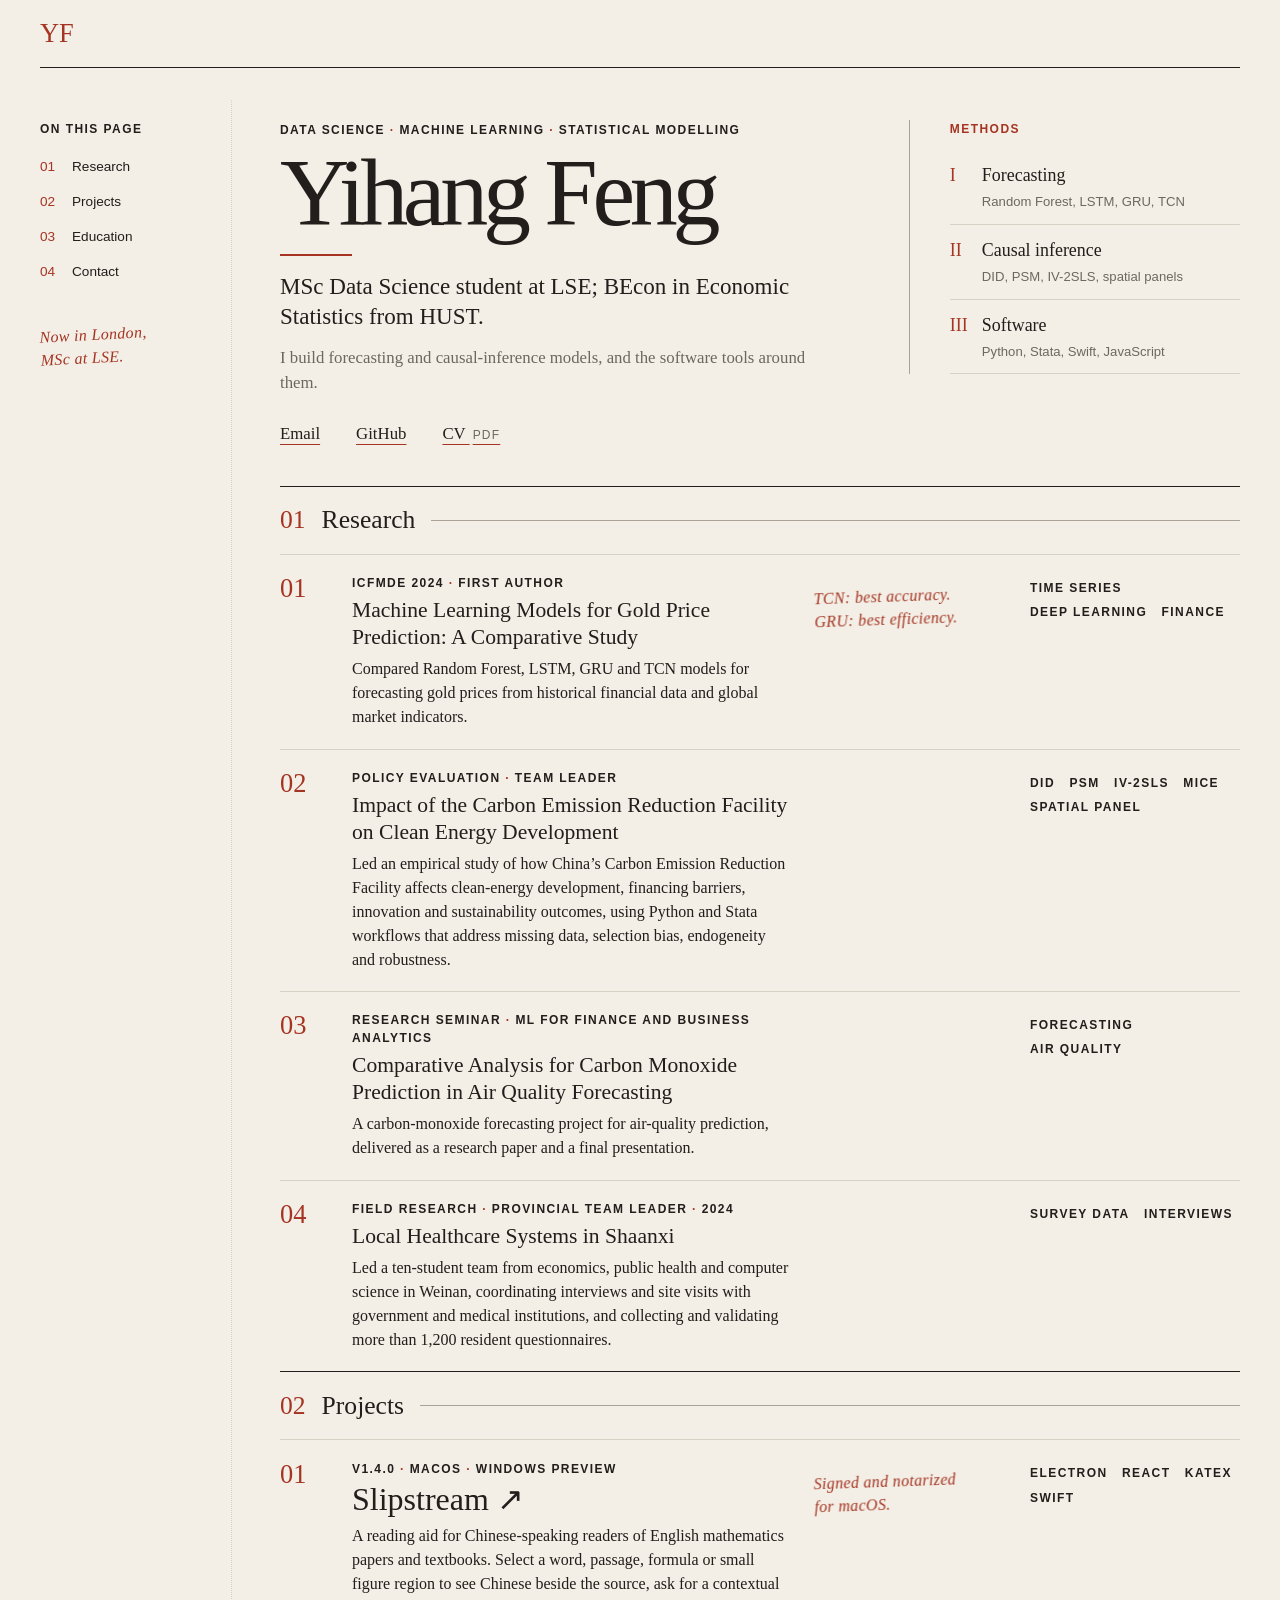
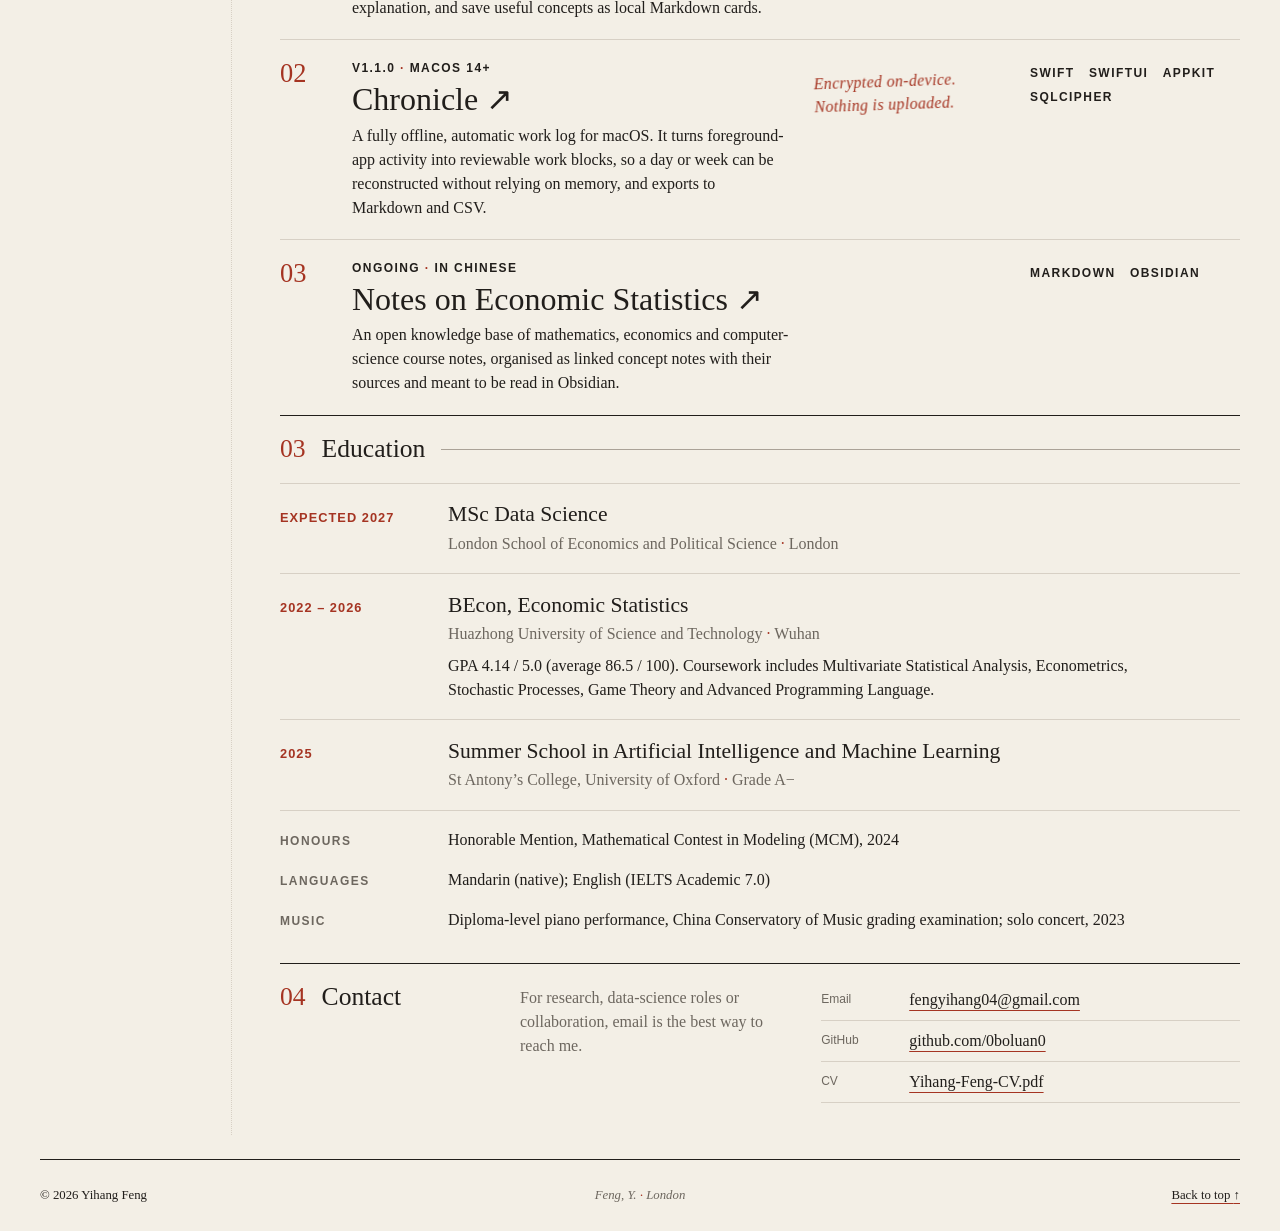
<file: index.html>
<!doctype html>
<html lang="en">
<head>
  <meta charset="utf-8">
  <meta name="viewport" content="width=device-width, initial-scale=1">
  <title>Yihang Feng — Data Science, Machine Learning and Statistical Modelling</title>
  <meta name="description" content="Yihang Feng is an MSc Data Science student at LSE with a background in economic statistics, working on forecasting, causal inference, and the software tools around them.">
  <meta name="author" content="Yihang Feng">
  <meta name="theme-color" content="#f3efe6" media="(prefers-color-scheme: light)">
  <meta name="theme-color" content="#181512" media="(prefers-color-scheme: dark)">
  <link rel="canonical" href="https://yihangfeng.com/">
  <link rel="icon" href="/favicon.svg?v=20261013" type="image/svg+xml">
  <link rel="stylesheet" href="/styles.css?v=20261013">

  <meta property="og:type" content="profile">
  <meta property="profile:first_name" content="Yihang">
  <meta property="profile:last_name" content="Feng">
  <meta property="og:site_name" content="Yihang Feng">
  <meta property="og:title" content="Yihang Feng — Data Science, Machine Learning and Statistical Modelling">
  <meta property="og:description" content="MSc Data Science student at LSE. Forecasting, causal inference, and the software tools around them.">
  <meta property="og:url" content="https://yihangfeng.com/">
  <meta property="og:image" content="https://yihangfeng.com/assets/images/og.png">
  <meta property="og:image:width" content="1200">
  <meta property="og:image:height" content="630">
  <meta property="og:image:alt" content="Yihang Feng — Data Science, Machine Learning, Statistical Modelling">
  <meta name="twitter:card" content="summary_large_image">
  <meta name="twitter:title" content="Yihang Feng — Data Science, Machine Learning and Statistical Modelling">
  <meta name="twitter:description" content="MSc Data Science student at LSE. Forecasting, causal inference, and the software tools around them.">
  <meta name="twitter:image" content="https://yihangfeng.com/assets/images/og.png">

  <script type="application/ld+json">
  {
    "@context": "https://schema.org",
    "@type": "Person",
    "name": "Yihang Feng",
    "url": "https://yihangfeng.com/",
    "sameAs": ["https://github.com/0boluan0"],
    "affiliation": { "@type": "CollegeOrUniversity", "name": "London School of Economics and Political Science" },
    "alumniOf": { "@type": "CollegeOrUniversity", "name": "Huazhong University of Science and Technology" },
    "knowsAbout": ["Data science", "Machine learning", "Statistical modelling", "Time-series forecasting", "Causal inference"]
  }
  </script>
</head>
<body>
  <a class="skip-link" href="#main">Skip to content</a>

  <header class="site-header">
    <a class="monogram" href="/" aria-label="Yihang Feng, home">YF</a>
    <nav class="site-nav" aria-label="Primary">
      <ul class="nav-list">
        <li><a href="#research">Research</a></li>
        <li><a href="#projects">Projects</a></li>
        <li><a href="#education">Education</a></li>
        <li><a href="#contact">Contact</a></li>
      </ul>
    </nav>
  </header>

  <main id="main">
    <div class="page-grid">
      <aside class="contents">
        <div class="contents-inner">
          <nav aria-label="On this page">
            <p class="label">On this page</p>
            <ol>
              <li><a href="#research"><span>01</span>Research</a></li>
              <li><a href="#projects"><span>02</span>Projects</a></li>
              <li><a href="#education"><span>03</span>Education</a></li>
              <li><a href="#contact"><span>04</span>Contact</a></li>
            </ol>
          </nav>
          <p class="margin-note">Now in London,<br>MSc at LSE.</p>
        </div>
      </aside>

      <div class="publication">
        <section class="intro" aria-labelledby="hero-title">
          <div class="intro-main">
            <p class="kicker">Data Science <span class="sep" aria-hidden="true">·</span> Machine Learning <span class="sep" aria-hidden="true">·</span> Statistical Modelling</p>
            <h1 id="hero-title">Yihang Feng</h1>
            <div class="accent-rule" aria-hidden="true"></div>
            <p class="lead">MSc Data Science student at <abbr title="London School of Economics and Political Science">LSE</abbr>; BEcon in Economic Statistics from <abbr title="Huazhong University of Science and Technology">HUST</abbr>.</p>
            <p class="summary">I build forecasting and causal-inference models, and the software tools around them.</p>
            <ul class="profile-links">
              <li><a href="mailto:fengyihang04@gmail.com">Email</a></li>
              <li><a href="https://github.com/0boluan0" rel="me">GitHub</a></li>
              <li><a href="/assets/files/cv.pdf?v=20261013" download="Yihang-Feng-CV.pdf">CV <span class="file-hint">PDF</span></a></li>
            </ul>
          </div>

          <section class="methods" aria-labelledby="methods-title">
            <h2 class="label accent" id="methods-title">Methods</h2>
            <dl>
              <div><dt><span aria-hidden="true">I</span>Forecasting</dt><dd>Random Forest, LSTM, GRU, TCN</dd></div>
              <div><dt><span aria-hidden="true">II</span>Causal inference</dt><dd>DID, PSM, IV-2SLS, spatial panels</dd></div>
              <div><dt><span aria-hidden="true">III</span>Software</dt><dd>Python, Stata, Swift, JavaScript</dd></div>
            </dl>
          </section>
        </section>

        <section class="research section" id="research" aria-labelledby="research-title">
          <header class="section-title">
            <span aria-hidden="true">01</span>
            <h2 id="research-title">Research</h2>
          </header>

          <article class="entry">
            <p class="entry-number" aria-hidden="true">01</p>
            <div class="entry-copy">
              <p class="entry-meta">ICFMDE 2024 <span class="sep" aria-hidden="true">·</span> First author</p>
              <h3>Machine Learning Models for Gold Price Prediction: A Comparative Study</h3>
              <p>Compared Random Forest, LSTM, GRU and TCN models for forecasting gold prices from historical financial data and global market indicators.</p>
            </div>
            <p class="entry-note">TCN: best accuracy.<br>GRU: best efficiency.</p>
            <ul class="tech-list" aria-label="Topics">
              <li>Time series</li><li>Deep learning</li><li>Finance</li>
            </ul>
          </article>

          <article class="entry">
            <p class="entry-number" aria-hidden="true">02</p>
            <div class="entry-copy">
              <p class="entry-meta">Policy evaluation <span class="sep" aria-hidden="true">·</span> Team leader</p>
              <h3>Impact of the Carbon Emission Reduction Facility on Clean Energy Development</h3>
              <p>Led an empirical study of how China’s Carbon Emission Reduction Facility affects clean-energy development, financing barriers, innovation and sustainability outcomes, using Python and Stata workflows that address missing data, selection bias, endogeneity and robustness.</p>
            </div>
            <ul class="tech-list" aria-label="Methods">
              <li>DID</li><li>PSM</li><li>IV-2SLS</li><li>MICE</li><li>Spatial panel</li>
            </ul>
          </article>

          <article class="entry">
            <p class="entry-number" aria-hidden="true">03</p>
            <div class="entry-copy">
              <p class="entry-meta">Research seminar <span class="sep" aria-hidden="true">·</span> ML for Finance and Business Analytics</p>
              <h3>Comparative Analysis for Carbon Monoxide Prediction in Air Quality Forecasting</h3>
              <p>A carbon-monoxide forecasting project for air-quality prediction, delivered as a research paper and a final presentation.</p>
            </div>
            <ul class="tech-list" aria-label="Topics">
              <li>Forecasting</li><li>Air quality</li>
            </ul>
          </article>

          <article class="entry">
            <p class="entry-number" aria-hidden="true">04</p>
            <div class="entry-copy">
              <p class="entry-meta">Field research <span class="sep" aria-hidden="true">·</span> Provincial team leader <span class="sep" aria-hidden="true">·</span> 2024</p>
              <h3>Local Healthcare Systems in Shaanxi</h3>
              <p>Led a ten-student team from economics, public health and computer science in Weinan, coordinating interviews and site visits with government and medical institutions, and collecting and validating more than 1,200 resident questionnaires.</p>
            </div>
            <ul class="tech-list" aria-label="Methods">
              <li>Survey data</li><li>Interviews</li>
            </ul>
          </article>
        </section>

        <section class="projects section" id="projects" aria-labelledby="projects-title">
          <header class="section-title">
            <span aria-hidden="true">02</span>
            <h2 id="projects-title">Projects</h2>
          </header>

          <article class="entry">
            <p class="entry-number" aria-hidden="true">01</p>
            <div class="entry-copy">
              <p class="entry-meta">v1.4.0 <span class="sep" aria-hidden="true">·</span> macOS <span class="sep" aria-hidden="true">·</span> Windows preview</p>
              <h3><a href="https://github.com/0boluan0/Slipstream">Slipstream <span aria-hidden="true">↗</span></a></h3>
              <p>A reading aid for Chinese-speaking readers of English mathematics papers and textbooks. Select a word, passage, formula or small figure region to see Chinese beside the source, ask for a contextual explanation, and save useful concepts as local Markdown cards.</p>
            </div>
            <p class="entry-note">Signed and notarized<br>for macOS.</p>
            <ul class="tech-list" aria-label="Technologies">
              <li>Electron</li><li>React</li><li>KaTeX</li><li>Swift</li>
            </ul>
          </article>

          <article class="entry">
            <p class="entry-number" aria-hidden="true">02</p>
            <div class="entry-copy">
              <p class="entry-meta">v1.1.0 <span class="sep" aria-hidden="true">·</span> macOS 14+</p>
              <h3><a href="https://github.com/0boluan0/Chronicle">Chronicle <span aria-hidden="true">↗</span></a></h3>
              <p>A fully offline, automatic work log for macOS. It turns foreground-app activity into reviewable work blocks, so a day or week can be reconstructed without relying on memory, and exports to Markdown and CSV.</p>
            </div>
            <p class="entry-note">Encrypted on-device.<br>Nothing is uploaded.</p>
            <ul class="tech-list" aria-label="Technologies">
              <li>Swift</li><li>SwiftUI</li><li>AppKit</li><li>SQLCipher</li>
            </ul>
          </article>

          <article class="entry">
            <p class="entry-number" aria-hidden="true">03</p>
            <div class="entry-copy">
              <p class="entry-meta">Ongoing <span class="sep" aria-hidden="true">·</span> In Chinese</p>
              <h3><a href="https://github.com/0boluan0/Notes_on_Economic_Statistics">Notes on Economic Statistics <span aria-hidden="true">↗</span></a></h3>
              <p>An open knowledge base of mathematics, economics and computer-science course notes, organised as linked concept notes with their sources and meant to be read in Obsidian.</p>
            </div>
            <ul class="tech-list" aria-label="Format">
              <li>Markdown</li><li>Obsidian</li>
            </ul>
          </article>
        </section>

        <section class="education section" id="education" aria-labelledby="education-title">
          <header class="section-title">
            <span aria-hidden="true">03</span>
            <h2 id="education-title">Education</h2>
          </header>

          <ol class="timeline">
            <li>
              <p class="when">Expected 2027</p>
              <div>
                <h3>MSc Data Science</h3>
                <p class="where">London School of Economics and Political Science <span class="sep" aria-hidden="true">·</span> London</p>
              </div>
            </li>
            <li>
              <p class="when">2022 – 2026</p>
              <div>
                <h3>BEcon, Economic Statistics</h3>
                <p class="where">Huazhong University of Science and Technology <span class="sep" aria-hidden="true">·</span> Wuhan</p>
                <p class="detail">GPA 4.14 / 5.0 (average 86.5 / 100). Coursework includes Multivariate Statistical Analysis, Econometrics, Stochastic Processes, Game Theory and Advanced Programming Language.</p>
              </div>
            </li>
            <li>
              <p class="when">2025</p>
              <div>
                <h3>Summer School in Artificial Intelligence and Machine Learning</h3>
                <p class="where">St Antony’s College, University of Oxford <span class="sep" aria-hidden="true">·</span> Grade A−</p>
              </div>
            </li>
          </ol>

          <dl class="facts">
            <div><dt>Honours</dt><dd>Honorable Mention, Mathematical Contest in Modeling (MCM), 2024</dd></div>
            <div><dt>Languages</dt><dd>Mandarin (native); English (IELTS Academic 7.0)</dd></div>
            <div><dt>Music</dt><dd>Diploma-level piano performance, China Conservatory of Music grading examination; solo concert, 2023</dd></div>
          </dl>
        </section>

        <section class="contact section" id="contact" aria-labelledby="contact-title">
          <header class="section-title">
            <span aria-hidden="true">04</span>
            <h2 id="contact-title">Contact</h2>
          </header>
          <p>For research, data-science roles or collaboration, email is the best way to reach me.</p>
          <dl>
            <div><dt>Email</dt><dd><a href="mailto:fengyihang04@gmail.com">fengyihang04@gmail.com</a></dd></div>
            <div><dt>GitHub</dt><dd><a href="https://github.com/0boluan0" rel="me">github.com/0boluan0</a></dd></div>
            <div><dt>CV</dt><dd><a href="/assets/files/cv.pdf?v=20261013" download="Yihang-Feng-CV.pdf">Yihang-Feng-CV.pdf</a></dd></div>
          </dl>
        </section>
      </div>
    </div>
  </main>

  <footer class="site-footer">
    <p>© 2026 Yihang Feng</p>
    <p class="footer-mark">Feng, Y. <span class="sep" aria-hidden="true">·</span> London</p>
    <a href="#main">Back to top <span aria-hidden="true">↑</span></a>
  </footer>
</body>
</html>
</file>
<file: styles.css>
:root {
  color-scheme: light dark;
  --paper: #f3efe6;
  --ink: #211e1b;
  --muted: #6d675f;
  --rule: #aaa297;
  --faint-rule: #d7d0c5;
  --accent: #a53422;
  --serif: Georgia, "Times New Roman", Times, serif;
  --sans: Arial, Helvetica, sans-serif;
  --hand: "Bradley Hand", "Segoe Print", Georgia, "Times New Roman", serif;
  --page: 88rem;
  --gutter: 2.5rem;
  font-synthesis: none;
  text-rendering: optimizeLegibility;
}

@media (prefers-color-scheme: dark) {
  :root {
    --paper: #181512;
    --ink: #eee8dd;
    --muted: #aaa197;
    --rule: #71685f;
    --faint-rule: #39332e;
    --accent: #e27661;
  }
}

*, *::before, *::after { box-sizing: border-box; }

html { scroll-behavior: smooth; }

body {
  margin: 0;
  background: var(--paper);
  color: var(--ink);
  font-family: var(--serif);
  line-height: 1.5;
}

a {
  color: inherit;
  text-decoration-color: var(--accent);
  text-decoration-thickness: 1px;
  text-underline-offset: 0.3em;
}

a:hover { color: var(--accent); }

a:focus-visible {
  outline: 2px solid var(--accent);
  outline-offset: 4px;
}

abbr[title] { text-decoration: none; }

.skip-link {
  position: fixed;
  z-index: 10;
  top: 1rem;
  left: 1rem;
  padding: 0.65rem 0.85rem;
  transform: translateY(-180%);
  background: var(--ink);
  color: var(--paper);
  font-family: var(--sans);
}

.skip-link:focus { transform: translateY(0); }

/* Header and footer */

.site-header,
.site-footer {
  width: min(calc(100% - 2 * var(--gutter)), var(--page));
  margin-inline: auto;
}

.site-header {
  display: flex;
  align-items: center;
  justify-content: space-between;
  min-height: 4.25rem;
  border-bottom: 1px solid var(--ink);
}

.monogram {
  color: var(--accent);
  font-size: 1.65rem;
  text-decoration: none;
}

/* The sticky "On this page" list replaces the header nav on wide screens. */
.site-nav { display: none; }

.nav-list {
  display: flex;
  flex-wrap: wrap;
  gap: 0.5rem clamp(1.25rem, 4vw, 3rem);
  margin: 0;
  padding: 0;
  list-style: none;
  font-family: var(--sans);
  font-size: 0.78rem;
  letter-spacing: 0.12em;
  text-transform: uppercase;
}

.nav-list a { text-decoration: none; }

.site-footer {
  display: grid;
  grid-template-columns: 1fr auto 1fr;
  gap: 2rem;
  align-items: center;
  min-height: 4.5rem;
  border-top: 1px solid var(--ink);
  font-size: 0.8rem;
}

.site-footer p { margin: 0; }
.site-footer a { justify-self: end; }
.footer-mark { color: var(--muted); font-style: italic; }

/* Page layout */

.page-grid {
  display: grid;
  grid-template-columns: 12rem minmax(0, 1fr);
  width: min(calc(100% - 2 * var(--gutter)), var(--page));
  margin-inline: auto;
  padding-block: 2rem 1.5rem;
}

.contents {
  border-right: 1px dotted var(--faint-rule);
  font-family: var(--sans);
}

.contents-inner {
  position: sticky;
  top: 1.5rem;
  padding: 1.25rem 2rem 2rem 0;
}

.contents ol {
  display: grid;
  gap: 0.9rem;
  margin: 1.2rem 0 0;
  padding: 0;
  list-style: none;
  font-size: 0.85rem;
}

.contents a {
  display: grid;
  grid-template-columns: 2rem 1fr;
  text-decoration: none;
}

.contents a span { color: var(--accent); }

.publication { min-width: 0; }

/* Shared type */

.label,
.kicker,
.entry-meta,
.tech-list {
  margin: 0;
  font-family: var(--sans);
  font-size: 0.75rem;
  font-style: normal;
  font-weight: 600;
  letter-spacing: 0.12em;
  text-transform: uppercase;
}

.accent { color: var(--accent); }
.sep { color: var(--accent); }

.margin-note,
.entry-note {
  color: var(--accent);
  font-family: var(--hand);
  font-size: 1rem;
  font-style: italic;
  letter-spacing: 0.02em;
  line-height: 1.45;
}

.margin-note {
  max-width: 9rem;
  margin: 2.5rem 0 0;
  transform: rotate(-3deg);
}

h2 {
  margin: 0;
  font-size: 1.6rem;
  font-weight: 400;
}

/* Introduction */

.intro {
  display: grid;
  grid-template-columns: minmax(0, 1.45fr) minmax(16rem, 0.85fr);
  gap: clamp(2rem, 5vw, 5rem);
  padding: 1.25rem 0 2.5rem 3rem;
}

.kicker {
  color: var(--ink);
  line-height: 1.7;
}

h1 {
  margin: 0.6rem 0 0;
  font-size: clamp(4rem, 7.5vw, 7.25rem);
  font-weight: 400;
  letter-spacing: -0.055em;
  line-height: 0.9;
}

.accent-rule {
  width: 4.5rem;
  margin: 1.1rem 0 1rem;
  border-top: 2px solid var(--accent);
}

.lead {
  max-width: 39rem;
  margin: 0;
  font-size: clamp(1.2rem, 1.8vw, 1.55rem);
  line-height: 1.3;
}

.summary {
  max-width: 37rem;
  margin: 0.8rem 0 0;
  color: var(--muted);
  font-size: 1.05rem;
}

.profile-links {
  display: flex;
  flex-wrap: wrap;
  gap: 0.75rem 2.25rem;
  margin: 1.6rem 0 0;
  padding: 0;
  list-style: none;
  font-size: 1.05rem;
}

.file-hint {
  margin-left: 0.25em;
  color: var(--muted);
  font-family: var(--sans);
  font-size: 0.75rem;
  letter-spacing: 0.1em;
}

.methods {
  align-self: start;
  padding-left: 2.5rem;
  border-left: 1px solid var(--rule);
}

.methods dl { margin: 0.75rem 0 0; }

.methods dl > div {
  padding: 0.75rem 0;
  border-bottom: 1px solid var(--faint-rule);
}

.methods dt { font-size: 1.12rem; }

.methods dt span {
  display: inline-block;
  width: 2rem;
  color: var(--accent);
}

.methods dd {
  margin: 0.2rem 0 0 2rem;
  color: var(--muted);
  font-family: var(--sans);
  font-size: 0.82rem;
}

/* Sections */

.section {
  margin-left: 3rem;
  border-top: 1px solid var(--ink);
  scroll-margin-top: 1rem;
}

.section-title {
  display: flex;
  align-items: center;
  gap: 1rem;
  padding: 0.9rem 0;
}

.section-title::after {
  content: "";
  flex: 1;
  border-top: 1px solid var(--rule);
}

.section-title span {
  color: var(--accent);
  font-size: 1.6rem;
}

/* Research and project entries */

.entry {
  display: grid;
  grid-template-columns: 3rem minmax(0, 1.25fr) minmax(0, 0.55fr) minmax(0, 0.6fr);
  gap: 1.5rem;
  align-items: start;
  padding: 1.2rem 0;
  border-top: 1px solid var(--faint-rule);
}

.entry-number {
  margin: 0;
  color: var(--accent);
  font-size: 1.65rem;
  line-height: 1.1;
}

.entry-copy { grid-column: 2; }

.entry-copy h3 {
  margin: 0.3rem 0 0.4rem;
  font-size: 1.35rem;
  font-weight: 400;
  line-height: 1.25;
}

.projects .entry-copy h3 {
  font-size: 2rem;
  line-height: 1.1;
}

.entry-copy h3 a { text-decoration: none; }

.entry-copy > p:last-child {
  max-width: 34rem;
  margin: 0;
}

.entry-note {
  grid-column: 3;
  margin: 0.6rem 0 0;
  transform: rotate(-2deg);
}

.entry .tech-list { grid-column: 4; }

.tech-list {
  display: flex;
  flex-wrap: wrap;
  gap: 0.4rem 0.9rem;
  margin: 0.3rem 0 0;
  padding: 0;
  list-style: none;
}

/* Education */

.timeline {
  margin: 0;
  padding: 0;
  list-style: none;
}

.timeline > li,
.facts > div {
  display: grid;
  grid-template-columns: 9rem minmax(0, 1fr);
  gap: 1.5rem;
}

.timeline > li {
  padding: 1.1rem 0;
  border-top: 1px solid var(--faint-rule);
}

.when {
  margin: 0.4rem 0 0;
  color: var(--accent);
  font-family: var(--sans);
  font-size: 0.8rem;
  font-weight: 600;
  letter-spacing: 0.08em;
  text-transform: uppercase;
}

.timeline h3 {
  margin: 0;
  font-size: 1.35rem;
  font-weight: 400;
  line-height: 1.25;
}

.where {
  margin: 0.2rem 0 0;
  color: var(--muted);
}

.detail {
  max-width: 46rem;
  margin: 0.5rem 0 0;
}

.facts {
  margin: 0;
  padding: 0.6rem 0 1.4rem;
  border-top: 1px solid var(--faint-rule);
}

.facts > div { padding: 0.5rem 0; }

.facts dt {
  padding-top: 0.2rem;
  color: var(--muted);
  font-family: var(--sans);
  font-size: 0.75rem;
  font-weight: 600;
  letter-spacing: 0.12em;
  text-transform: uppercase;
}

.facts dd { margin: 0; }

/* Contact */

.contact {
  display: grid;
  grid-template-columns: 13rem minmax(0, 0.9fr) minmax(0, 1.4fr);
  gap: 2rem;
  align-items: start;
  padding-bottom: 2rem;
}

.contact .section-title::after { display: none; }

.contact > p {
  max-width: 25rem;
  margin: 1.4rem 0 0;
  color: var(--muted);
}

.contact dl { margin: 1rem 0 0; }

.contact dl div {
  display: grid;
  grid-template-columns: 4.5rem minmax(0, 1fr);
  gap: 1rem;
  padding: 0.5rem 0;
  border-bottom: 1px solid var(--faint-rule);
}

.contact dt {
  padding-top: 0.15rem;
  color: var(--muted);
  font-family: var(--sans);
  font-size: 0.75rem;
}

.contact dd {
  min-width: 0;
  margin: 0;
  overflow-wrap: anywhere;
}

/* 404 page */

.hero {
  display: grid;
  align-content: center;
  min-height: calc(100svh - 1px);
  width: min(calc(100% - 3rem), 62rem);
  margin-inline: auto;
}

.hero h1 { max-width: 9ch; }
.hero-intro { max-width: 40rem; color: var(--muted); font-size: 1.3rem; }
.actions { margin-top: 1.5rem; }
.button { display: inline-block; padding: 0.7rem 1rem; border: 1px solid var(--ink); text-decoration: none; }
.button-primary { background: var(--accent); color: var(--paper); border-color: var(--accent); }
.button-primary:hover { color: var(--paper); }

/* Tablet: the sidebar gives way to the header nav. */
@media (max-width: 68rem) {
  .site-nav { display: block; }
  .page-grid { grid-template-columns: minmax(0, 1fr); }
  .contents { display: none; }
  .intro { padding-left: 0; }
  .section { margin-left: 0; }
  .contact { grid-template-columns: minmax(0, 1fr) minmax(0, 1.2fr); }
  .contact .section-title { grid-column: 1 / -1; }
  .contact > p, .contact dl { margin-top: 0; }
}

/* Narrow tablet and phone: entries collapse to number + one text column. */
@media (max-width: 56rem) {
  .entry {
    grid-template-columns: 2.5rem minmax(0, 1fr);
    gap: 0.5rem 1rem;
  }

  .entry-copy,
  .entry-note,
  .entry .tech-list { grid-column: 2; }

  .entry-note {
    margin: 0.1rem 0 0;
    transform: none;
  }

  .projects .entry-copy h3 { font-size: 1.75rem; }
}

@media (max-width: 48rem) {
  :root { --gutter: 1rem; }
  .site-header { align-items: flex-start; flex-direction: column; justify-content: center; gap: 0.7rem; padding-block: 1rem; }
  .nav-list { gap: 0.5rem 1rem; letter-spacing: 0.08em; }
  .page-grid { padding-top: 1.5rem; }
  .intro { grid-template-columns: minmax(0, 1fr); gap: 2.25rem; padding: 0.75rem 0 2.5rem; }
  h1 { font-size: clamp(3.5rem, 19vw, 6.5rem); }
  .methods { padding: 1.5rem 0 0; border-left: 0; border-top: 1px solid var(--rule); }
  .timeline > li, .facts > div { grid-template-columns: minmax(0, 1fr); gap: 0.35rem; }
  .when { margin-top: 0; }
  .contact { grid-template-columns: minmax(0, 1fr); gap: 0; }
  .contact dl { margin-top: 1rem; }
  .site-footer { grid-template-columns: 1fr auto; padding-block: 1rem; }
  .footer-mark { display: none; }
}

@media (prefers-reduced-motion: reduce) {
  html { scroll-behavior: auto; }
}
</file>
